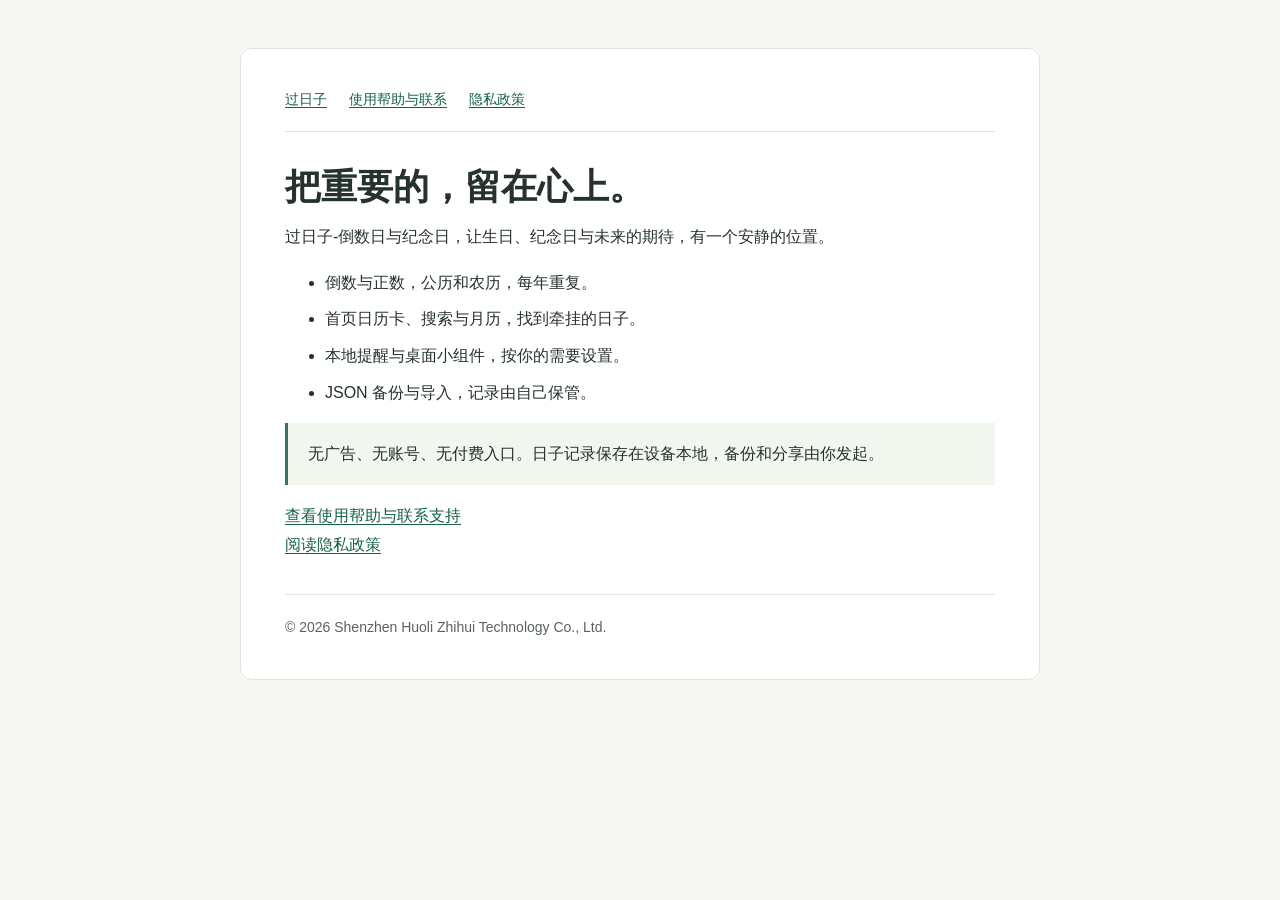
<file: index.html>
<!doctype html>
<html lang="zh-CN">
<head>
  <meta charset="utf-8">
  <meta name="viewport" content="width=device-width, initial-scale=1">
  <meta name="description" content="过日子-倒数日与纪念日：记住生日、纪念日与期待，本地记录，无广告、无账号。">
  <title>过日子 · 倒数日与纪念日</title>
  <link rel="stylesheet" href="style.css">
</head>
<body>
<main>
  <nav aria-label="页面导航"><a href="index.html" aria-current="page">过日子</a><a href="support.html">使用帮助与联系</a><a href="privacy.html">隐私政策</a></nav>
  <h1>把重要的，留在心上。</h1>
  <p>过日子-倒数日与纪念日，让生日、纪念日与未来的期待，有一个安静的位置。</p>
  <ul>
    <li>倒数与正数，公历和农历，每年重复。</li>
    <li>首页日历卡、搜索与月历，找到牵挂的日子。</li>
    <li>本地提醒与桌面小组件，按你的需要设置。</li>
    <li>JSON 备份与导入，记录由自己保管。</li>
  </ul>
  <p class="summary">无广告、无账号、无付费入口。日子记录保存在设备本地，备份和分享由你发起。</p>
  <p><a href="support.html">查看使用帮助与联系支持</a><br><a href="privacy.html">阅读隐私政策</a></p>
  <footer class="operator">© 2026 Shenzhen Huoli Zhihui Technology Co., Ltd.</footer>
</main>
</body>
</html>
</file>
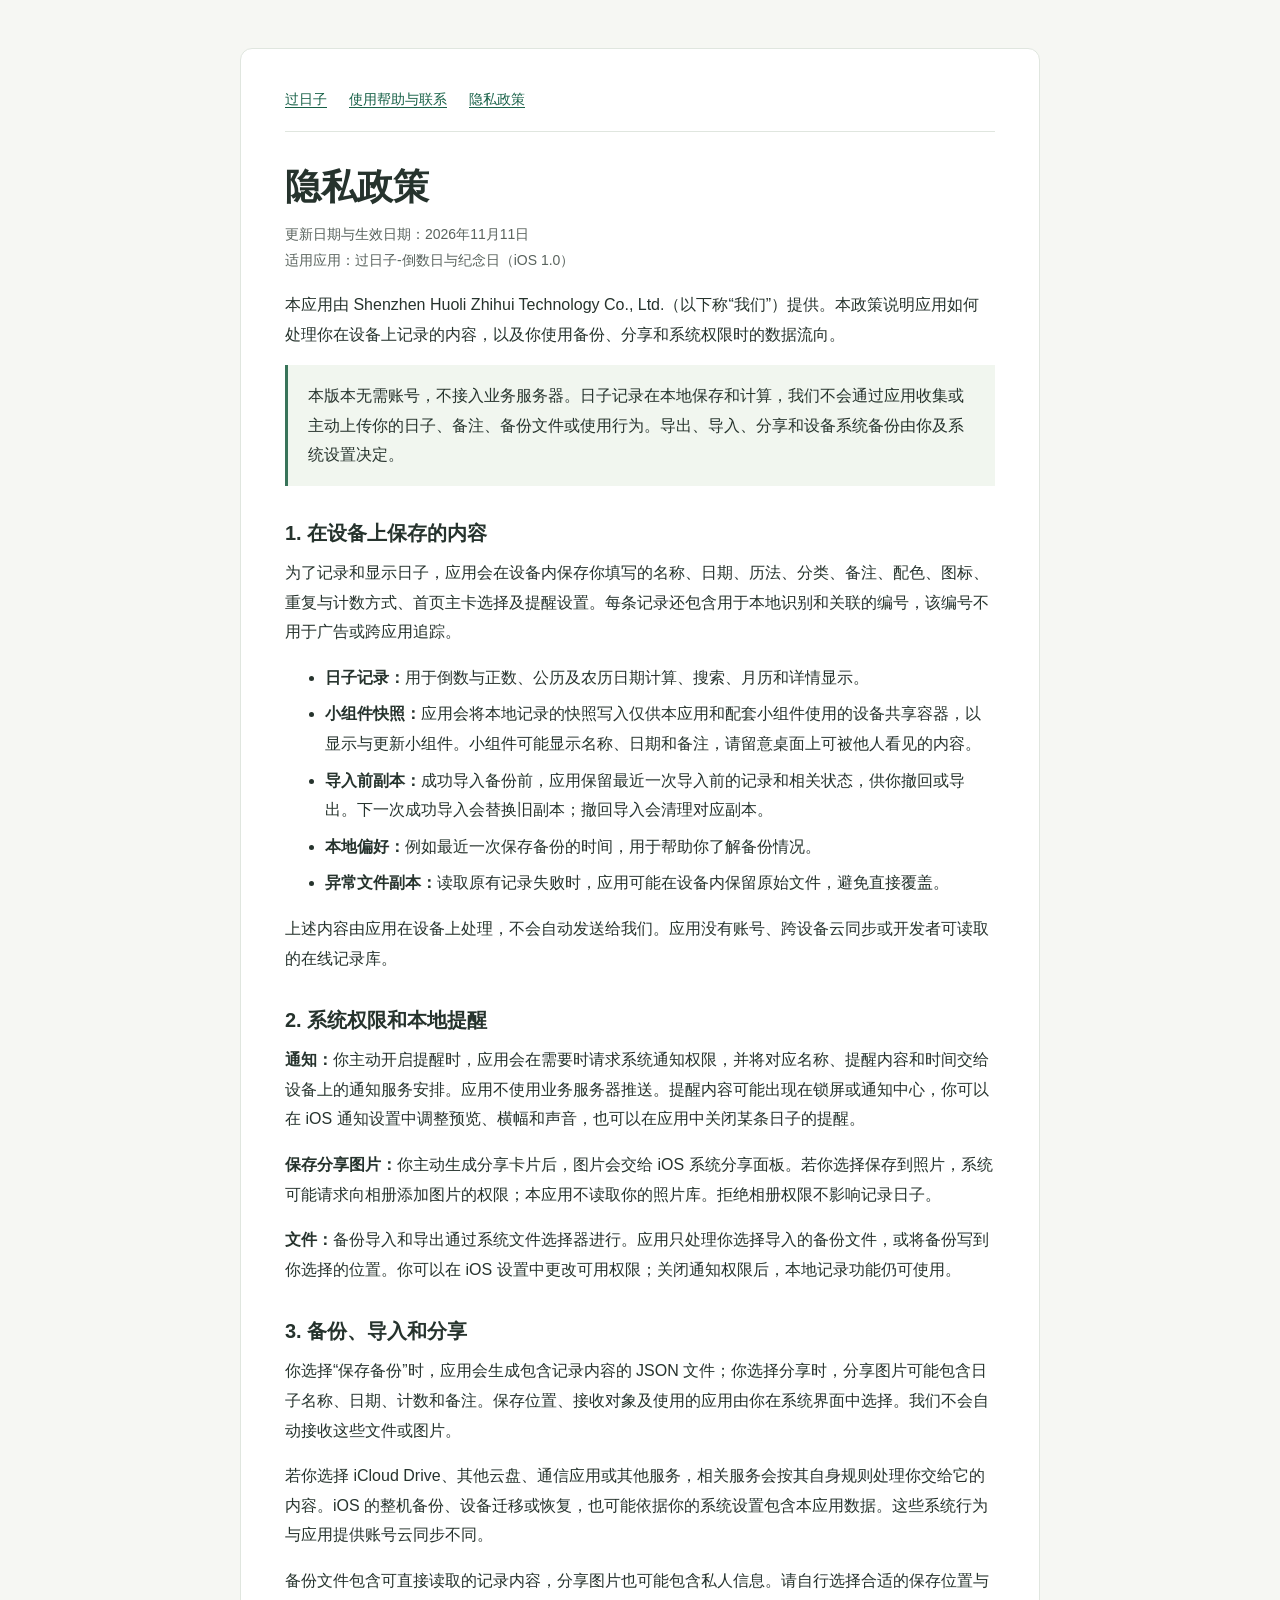
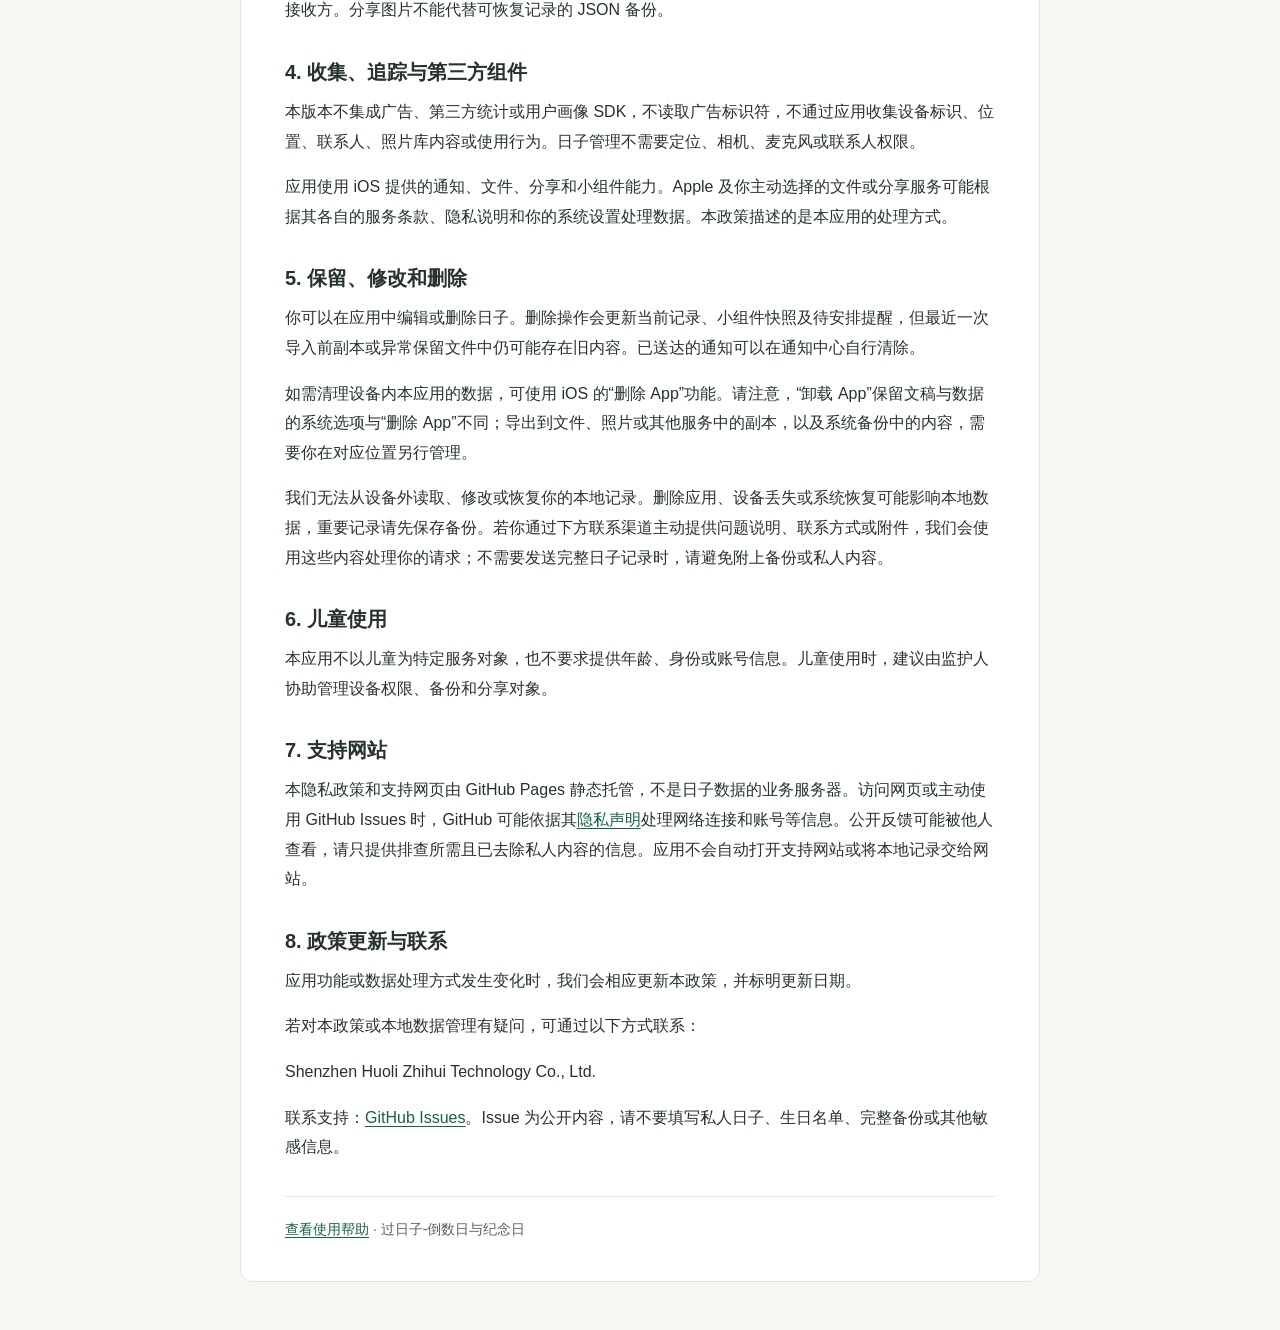
<file: privacy.html>
<!doctype html>
<html lang="zh-CN">
<head>
  <meta charset="utf-8">
  <meta name="viewport" content="width=device-width, initial-scale=1">
  <meta name="description" content="过日子-倒数日与纪念日的隐私政策：日子记录保存在本地，备份与分享由用户主动选择。">
  <title>隐私政策 · 过日子</title>
  <link rel="stylesheet" href="style.css">
</head>
<body>
<main>
  <nav aria-label="页面导航"><a href="index.html">过日子</a><a href="support.html">使用帮助与联系</a><a href="privacy.html" aria-current="page">隐私政策</a></nav>
  <h1>隐私政策</h1>
  <p class="meta">更新日期与生效日期：2026年11月11日<br>适用应用：过日子-倒数日与纪念日（iOS 1.0）</p>
  <p class="operator">本应用由 Shenzhen Huoli Zhihui Technology Co., Ltd.（以下称“我们”）提供。本政策说明应用如何处理你在设备上记录的内容，以及你使用备份、分享和系统权限时的数据流向。</p>
  <p class="summary">本版本无需账号，不接入业务服务器。日子记录在本地保存和计算，我们不会通过应用收集或主动上传你的日子、备注、备份文件或使用行为。导出、导入、分享和设备系统备份由你及系统设置决定。</p>

  <h2>1. 在设备上保存的内容</h2>
  <p>为了记录和显示日子，应用会在设备内保存你填写的名称、日期、历法、分类、备注、配色、图标、重复与计数方式、首页主卡选择及提醒设置。每条记录还包含用于本地识别和关联的编号，该编号不用于广告或跨应用追踪。</p>
  <ul>
    <li><strong>日子记录：</strong>用于倒数与正数、公历及农历日期计算、搜索、月历和详情显示。</li>
    <li><strong>小组件快照：</strong>应用会将本地记录的快照写入仅供本应用和配套小组件使用的设备共享容器，以显示与更新小组件。小组件可能显示名称、日期和备注，请留意桌面上可被他人看见的内容。</li>
    <li><strong>导入前副本：</strong>成功导入备份前，应用保留最近一次导入前的记录和相关状态，供你撤回或导出。下一次成功导入会替换旧副本；撤回导入会清理对应副本。</li>
    <li><strong>本地偏好：</strong>例如最近一次保存备份的时间，用于帮助你了解备份情况。</li>
    <li><strong>异常文件副本：</strong>读取原有记录失败时，应用可能在设备内保留原始文件，避免直接覆盖。</li>
  </ul>
  <p>上述内容由应用在设备上处理，不会自动发送给我们。应用没有账号、跨设备云同步或开发者可读取的在线记录库。</p>

  <h2>2. 系统权限和本地提醒</h2>
  <p><strong>通知：</strong>你主动开启提醒时，应用会在需要时请求系统通知权限，并将对应名称、提醒内容和时间交给设备上的通知服务安排。应用不使用业务服务器推送。提醒内容可能出现在锁屏或通知中心，你可以在 iOS 通知设置中调整预览、横幅和声音，也可以在应用中关闭某条日子的提醒。</p>
  <p><strong>保存分享图片：</strong>你主动生成分享卡片后，图片会交给 iOS 系统分享面板。若你选择保存到照片，系统可能请求向相册添加图片的权限；本应用不读取你的照片库。拒绝相册权限不影响记录日子。</p>
  <p><strong>文件：</strong>备份导入和导出通过系统文件选择器进行。应用只处理你选择导入的备份文件，或将备份写到你选择的位置。你可以在 iOS 设置中更改可用权限；关闭通知权限后，本地记录功能仍可使用。</p>

  <h2>3. 备份、导入和分享</h2>
  <p>你选择“保存备份”时，应用会生成包含记录内容的 JSON 文件；你选择分享时，分享图片可能包含日子名称、日期、计数和备注。保存位置、接收对象及使用的应用由你在系统界面中选择。我们不会自动接收这些文件或图片。</p>
  <p>若你选择 iCloud Drive、其他云盘、通信应用或其他服务，相关服务会按其自身规则处理你交给它的内容。iOS 的整机备份、设备迁移或恢复，也可能依据你的系统设置包含本应用数据。这些系统行为与应用提供账号云同步不同。</p>
  <p>备份文件包含可直接读取的记录内容，分享图片也可能包含私人信息。请自行选择合适的保存位置与接收方。分享图片不能代替可恢复记录的 JSON 备份。</p>

  <h2>4. 收集、追踪与第三方组件</h2>
  <p>本版本不集成广告、第三方统计或用户画像 SDK，不读取广告标识符，不通过应用收集设备标识、位置、联系人、照片库内容或使用行为。日子管理不需要定位、相机、麦克风或联系人权限。</p>
  <p>应用使用 iOS 提供的通知、文件、分享和小组件能力。Apple 及你主动选择的文件或分享服务可能根据其各自的服务条款、隐私说明和你的系统设置处理数据。本政策描述的是本应用的处理方式。</p>

  <h2>5. 保留、修改和删除</h2>
  <p>你可以在应用中编辑或删除日子。删除操作会更新当前记录、小组件快照及待安排提醒，但最近一次导入前副本或异常保留文件中仍可能存在旧内容。已送达的通知可以在通知中心自行清除。</p>
  <p>如需清理设备内本应用的数据，可使用 iOS 的“删除 App”功能。请注意，“卸载 App”保留文稿与数据的系统选项与“删除 App”不同；导出到文件、照片或其他服务中的副本，以及系统备份中的内容，需要你在对应位置另行管理。</p>
  <p>我们无法从设备外读取、修改或恢复你的本地记录。删除应用、设备丢失或系统恢复可能影响本地数据，重要记录请先保存备份。若你通过下方联系渠道主动提供问题说明、联系方式或附件，我们会使用这些内容处理你的请求；不需要发送完整日子记录时，请避免附上备份或私人内容。</p>

  <h2>6. 儿童使用</h2>
  <p>本应用不以儿童为特定服务对象，也不要求提供年龄、身份或账号信息。儿童使用时，建议由监护人协助管理设备权限、备份和分享对象。</p>

  <h2>7. 支持网站</h2>
  <p>本隐私政策和支持网页由 GitHub Pages 静态托管，不是日子数据的业务服务器。访问网页或主动使用 GitHub Issues 时，GitHub 可能依据其<a href="https://docs.github.com/en/site-policy/privacy-policies/github-general-privacy-statement">隐私声明</a>处理网络连接和账号等信息。公开反馈可能被他人查看，请只提供排查所需且已去除私人内容的信息。应用不会自动打开支持网站或将本地记录交给网站。</p>

  <h2>8. 政策更新与联系</h2>
  <p>应用功能或数据处理方式发生变化时，我们会相应更新本政策，并标明更新日期。</p>
  <p>若对本政策或本地数据管理有疑问，可通过以下方式联系：</p>
  <p class="operator">Shenzhen Huoli Zhihui Technology Co., Ltd.</p>
  <p class="contact">联系支持：<a href="https://github.com/zhangshaobo608/Days-People-Support/issues">GitHub Issues</a>。Issue 为公开内容，请不要填写私人日子、生日名单、完整备份或其他敏感信息。</p>
  <footer><a href="support.html">查看使用帮助</a> · 过日子-倒数日与纪念日</footer>
</main>
</body>
</html>
</file>
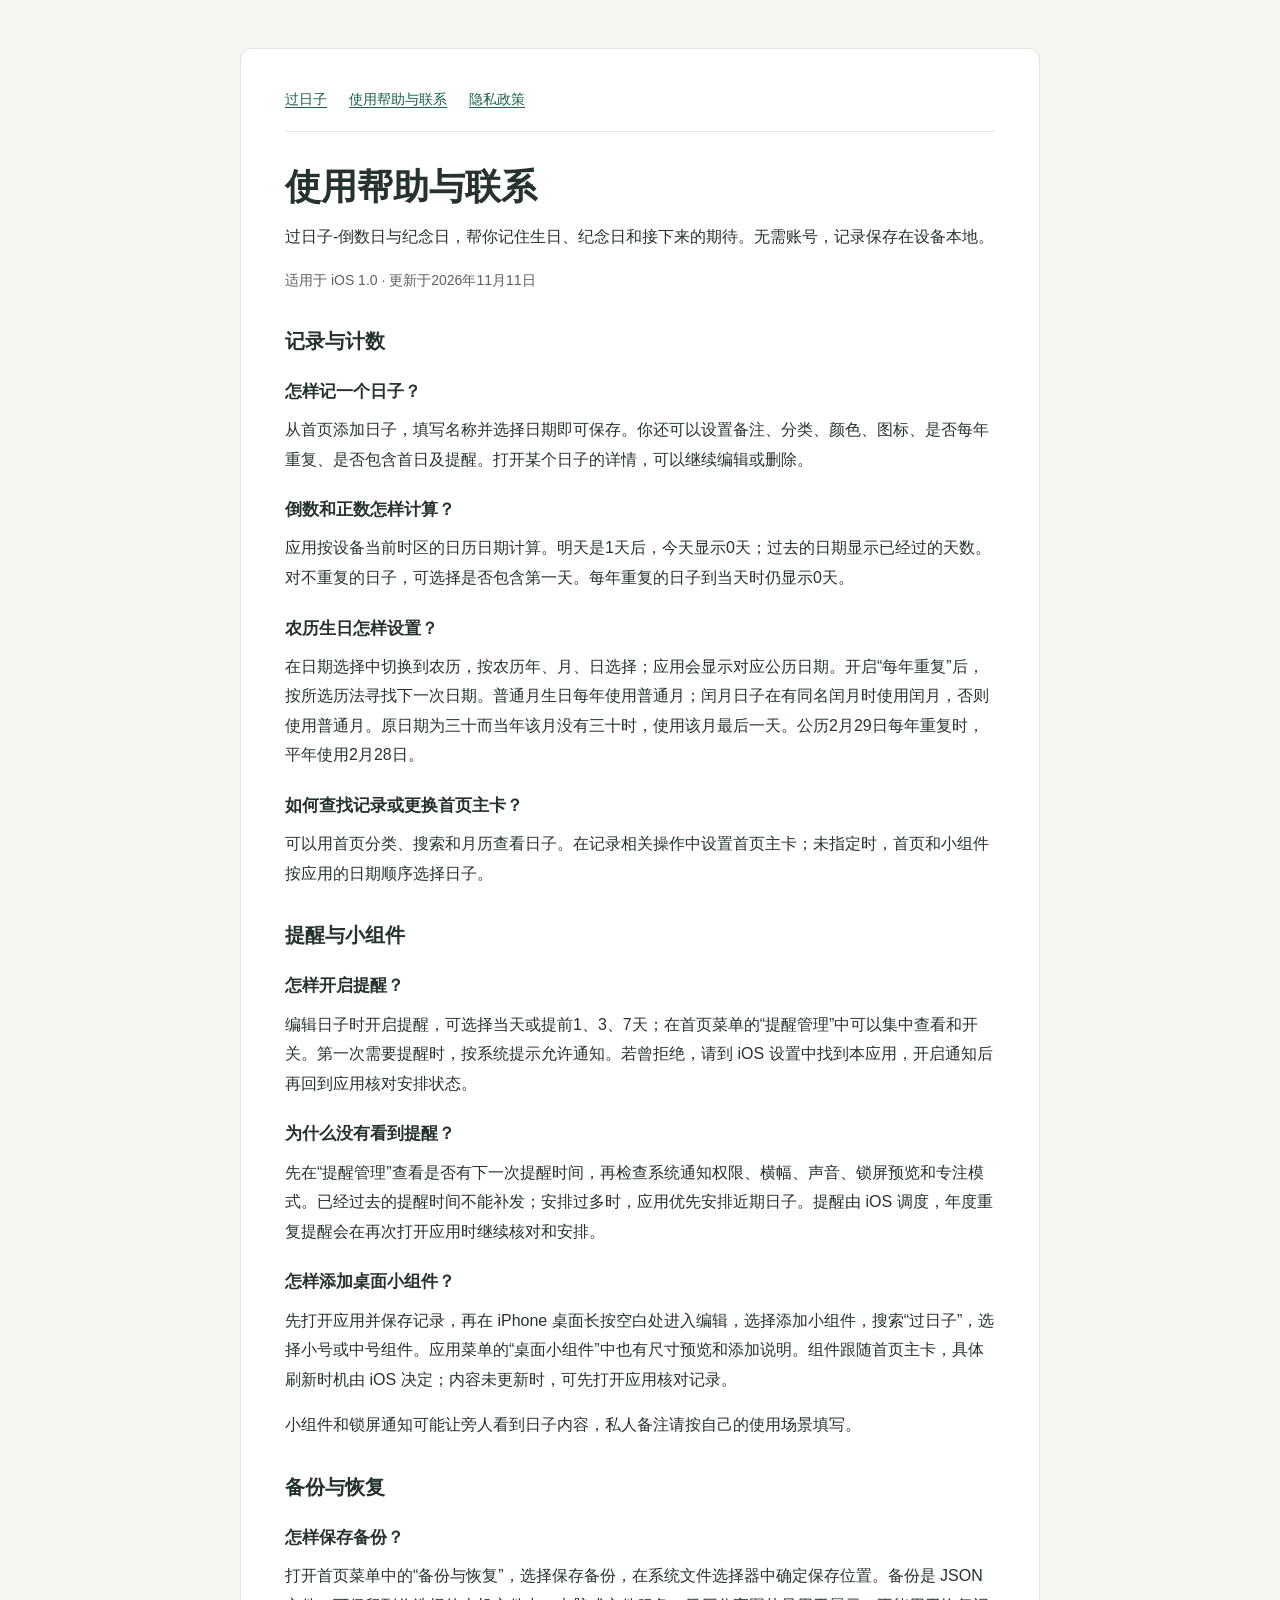
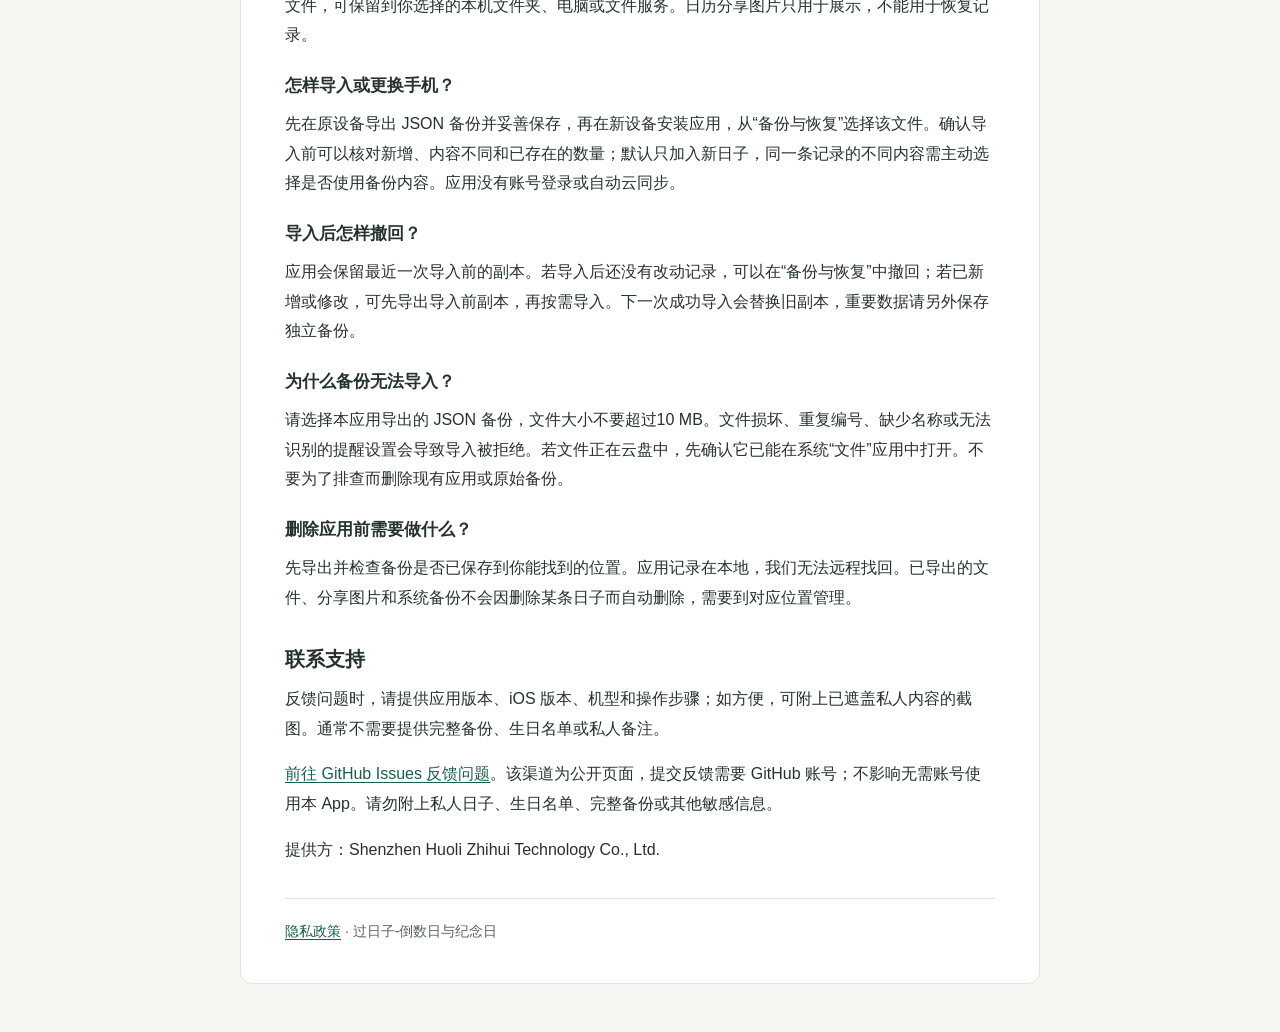
<file: support.html>
<!doctype html>
<html lang="zh-CN">
<head>
  <meta charset="utf-8">
  <meta name="viewport" content="width=device-width, initial-scale=1">
  <meta name="description" content="过日子的使用帮助：添加日子、公历农历、提醒、小组件与本地备份恢复。">
  <title>使用帮助与联系 · 过日子</title>
  <link rel="stylesheet" href="style.css">
</head>
<body>
<main>
  <nav aria-label="页面导航"><a href="index.html">过日子</a><a href="support.html" aria-current="page">使用帮助与联系</a><a href="privacy.html">隐私政策</a></nav>
  <h1>使用帮助与联系</h1>
  <p>过日子-倒数日与纪念日，帮你记住生日、纪念日和接下来的期待。无需账号，记录保存在设备本地。</p>
  <p class="meta">适用于 iOS 1.0 · 更新于2026年11月11日</p>

  <h2>记录与计数</h2>
  <h3>怎样记一个日子？</h3>
  <p>从首页添加日子，填写名称并选择日期即可保存。你还可以设置备注、分类、颜色、图标、是否每年重复、是否包含首日及提醒。打开某个日子的详情，可以继续编辑或删除。</p>
  <h3>倒数和正数怎样计算？</h3>
  <p>应用按设备当前时区的日历日期计算。明天是1天后，今天显示0天；过去的日期显示已经过的天数。对不重复的日子，可选择是否包含第一天。每年重复的日子到当天时仍显示0天。</p>
  <h3>农历生日怎样设置？</h3>
  <p>在日期选择中切换到农历，按农历年、月、日选择；应用会显示对应公历日期。开启“每年重复”后，按所选历法寻找下一次日期。普通月生日每年使用普通月；闰月日子在有同名闰月时使用闰月，否则使用普通月。原日期为三十而当年该月没有三十时，使用该月最后一天。公历2月29日每年重复时，平年使用2月28日。</p>
  <h3>如何查找记录或更换首页主卡？</h3>
  <p>可以用首页分类、搜索和月历查看日子。在记录相关操作中设置首页主卡；未指定时，首页和小组件按应用的日期顺序选择日子。</p>

  <h2>提醒与小组件</h2>
  <h3>怎样开启提醒？</h3>
  <p>编辑日子时开启提醒，可选择当天或提前1、3、7天；在首页菜单的“提醒管理”中可以集中查看和开关。第一次需要提醒时，按系统提示允许通知。若曾拒绝，请到 iOS 设置中找到本应用，开启通知后再回到应用核对安排状态。</p>
  <h3>为什么没有看到提醒？</h3>
  <p>先在“提醒管理”查看是否有下一次提醒时间，再检查系统通知权限、横幅、声音、锁屏预览和专注模式。已经过去的提醒时间不能补发；安排过多时，应用优先安排近期日子。提醒由 iOS 调度，年度重复提醒会在再次打开应用时继续核对和安排。</p>
  <h3>怎样添加桌面小组件？</h3>
  <p>先打开应用并保存记录，再在 iPhone 桌面长按空白处进入编辑，选择添加小组件，搜索“过日子”，选择小号或中号组件。应用菜单的“桌面小组件”中也有尺寸预览和添加说明。组件跟随首页主卡，具体刷新时机由 iOS 决定；内容未更新时，可先打开应用核对记录。</p>
  <p>小组件和锁屏通知可能让旁人看到日子内容，私人备注请按自己的使用场景填写。</p>

  <h2>备份与恢复</h2>
  <h3>怎样保存备份？</h3>
  <p>打开首页菜单中的“备份与恢复”，选择保存备份，在系统文件选择器中确定保存位置。备份是 JSON 文件，可保留到你选择的本机文件夹、电脑或文件服务。日历分享图片只用于展示，不能用于恢复记录。</p>
  <h3>怎样导入或更换手机？</h3>
  <p>先在原设备导出 JSON 备份并妥善保存，再在新设备安装应用，从“备份与恢复”选择该文件。确认导入前可以核对新增、内容不同和已存在的数量；默认只加入新日子，同一条记录的不同内容需主动选择是否使用备份内容。应用没有账号登录或自动云同步。</p>
  <h3>导入后怎样撤回？</h3>
  <p>应用会保留最近一次导入前的副本。若导入后还没有改动记录，可以在“备份与恢复”中撤回；若已新增或修改，可先导出导入前副本，再按需导入。下一次成功导入会替换旧副本，重要数据请另外保存独立备份。</p>
  <h3>为什么备份无法导入？</h3>
  <p>请选择本应用导出的 JSON 备份，文件大小不要超过10 MB。文件损坏、重复编号、缺少名称或无法识别的提醒设置会导致导入被拒绝。若文件正在云盘中，先确认它已能在系统“文件”应用中打开。不要为了排查而删除现有应用或原始备份。</p>
  <h3>删除应用前需要做什么？</h3>
  <p>先导出并检查备份是否已保存到你能找到的位置。应用记录在本地，我们无法远程找回。已导出的文件、分享图片和系统备份不会因删除某条日子而自动删除，需要到对应位置管理。</p>

  <h2>联系支持</h2>
  <p>反馈问题时，请提供应用版本、iOS 版本、机型和操作步骤；如方便，可附上已遮盖私人内容的截图。通常不需要提供完整备份、生日名单或私人备注。</p>
  <p class="contact"><a href="https://github.com/zhangshaobo608/Days-People-Support/issues">前往 GitHub Issues 反馈问题</a>。该渠道为公开页面，提交反馈需要 GitHub 账号；不影响无需账号使用本 App。请勿附上私人日子、生日名单、完整备份或其他敏感信息。</p>
  <p class="operator">提供方：Shenzhen Huoli Zhihui Technology Co., Ltd.</p>
  <footer><a href="privacy.html">隐私政策</a> · 过日子-倒数日与纪念日</footer>
</main>
</body>
</html>
</file>
<file: style.css>
:root { color-scheme: light; font-family: -apple-system, BlinkMacSystemFont, "PingFang SC", "Hiragino Sans GB", "Microsoft YaHei", sans-serif; color: #26332d; background: #f6f7f3; }
* { box-sizing: border-box; }
body { margin: 0; line-height: 1.85; }
main { width: min(100% - 40px, 800px); margin: 48px auto; padding: 38px 44px; background: #fff; border: 1px solid #e0e6df; border-radius: 12px; }
nav { display: flex; flex-wrap: wrap; gap: 8px 22px; padding-bottom: 18px; border-bottom: 1px solid #e0e6df; font-size: 14px; }
a { color: #176147; text-underline-offset: 3px; }
a:hover { text-decoration-thickness: 2px; }
a:focus-visible { outline: 2px solid #176147; outline-offset: 4px; }
h1 { font-size: clamp(27px, 5vw, 36px); line-height: 1.4; margin: 30px 0 10px; }
h2 { font-size: 20px; line-height: 1.5; margin: 32px 0 10px; }
h3 { font-size: 17px; line-height: 1.6; margin: 22px 0 8px; }
p, ul, ol { margin: 10px 0 16px; }
li { margin: 7px 0; }
.meta, footer { font-size: 14px; color: #59635d; }
.summary { padding: 16px 20px; border-left: 3px solid #39745a; background: #f1f6ef; }
.draft { padding: 14px 18px; background: #fff3da; color: #694700; border: 1px solid #e3c580; font-size: 14px; }
.operator, .contact { overflow-wrap: anywhere; }
footer { border-top: 1px solid #e0e6df; margin-top: 34px; padding-top: 20px; }
@media (max-width: 600px) { main { width: calc(100% - 24px); margin: 12px auto; padding: 22px 20px; border-radius: 8px; } ul, ol { padding-left: 23px; } }
</file>
